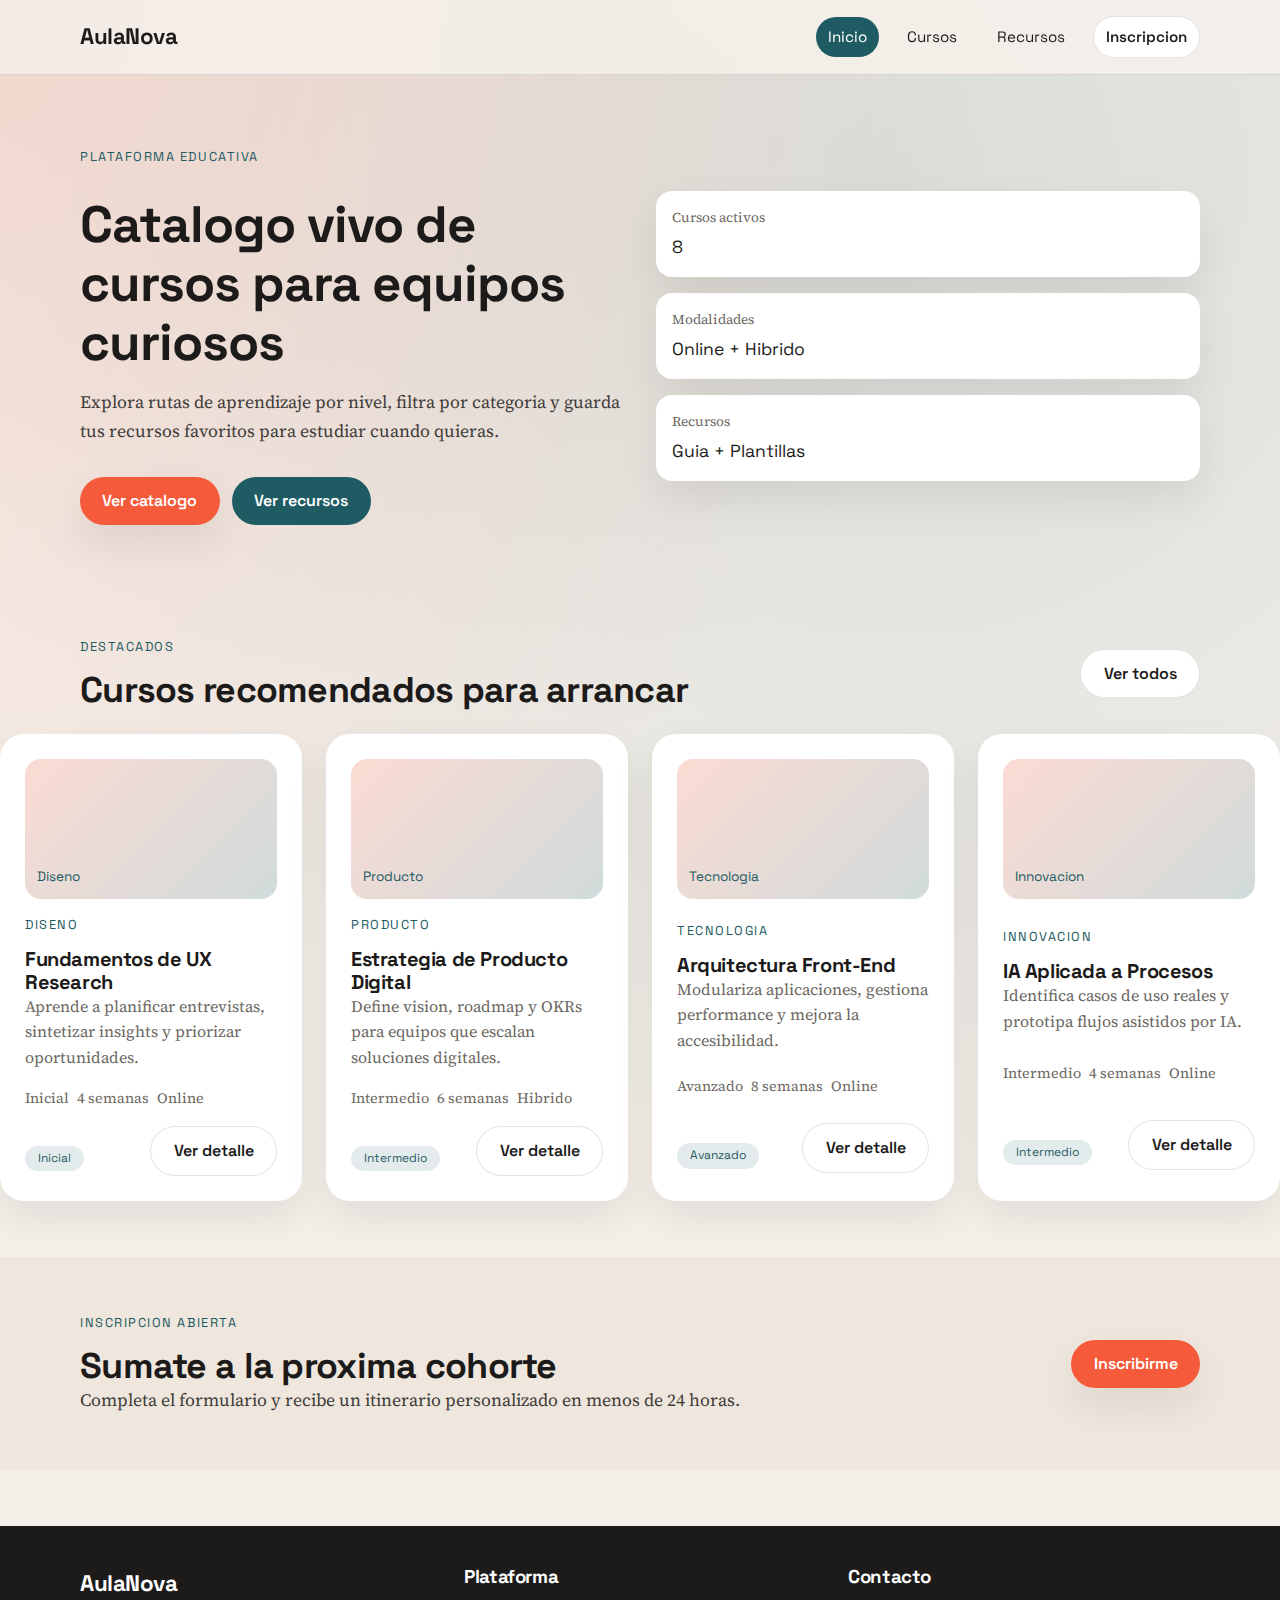
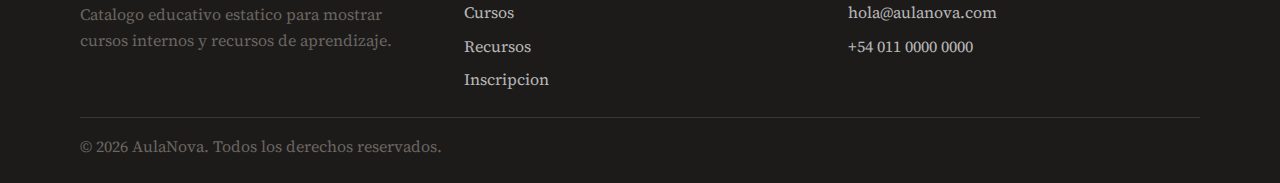
<file: index.html>
<!doctype html>
<html lang="es">
  <head>
    <meta charset="utf-8" />
    <meta name="viewport" content="width=device-width, initial-scale=1" />
    <title>Catalogo de Cursos | Inicio</title>
    <meta
      name="description"
      content="Mini plataforma educativa con catalogo de cursos, recursos y formulario de inscripcion."
    />
    <link rel="stylesheet" href="css/main.css" />
  </head>
  <body class="page-home">
    <header class="site-header">
      <div class="container header__inner">
        <a class="logo" href="index.html">AulaNova</a>
        <nav class="nav" aria-label="Navegacion principal">
          <a href="index.html" aria-current="page">Inicio</a>
          <a href="cursos.html">Cursos</a>
          <a href="recursos.html">Recursos</a>
          <a href="inscripcion.html" class="btn btn--ghost">Inscripcion</a>
        </nav>
      </div>
    </header>

    <main>
      <section class="hero">
        <div class="container hero__grid">
          <div class="hero__content">
            <p class="eyebrow">Plataforma educativa</p>
            <h1>Catalogo vivo de cursos para equipos curiosos</h1>
            <p class="lead">
              Explora rutas de aprendizaje por nivel, filtra por categoria y
              guarda tus recursos favoritos para estudiar cuando quieras.
            </p>
            <div class="hero__actions">
              <a class="btn btn--primary" href="cursos.html">Ver catalogo</a>
              <a class="btn btn--secondary" href="recursos.html">Ver recursos</a>
            </div>
          </div>
          <div class="hero__panel">
            <div class="stat-card">
              <span class="stat-card__label">Cursos activos</span>
              <span class="stat-card__value" id="course-count">0</span>
            </div>
            <div class="stat-card">
              <span class="stat-card__label">Modalidades</span>
              <span class="stat-card__value">Online + Hibrido</span>
            </div>
            <div class="stat-card">
              <span class="stat-card__label">Recursos</span>
              <span class="stat-card__value">Guia + Plantillas</span>
            </div>
          </div>
        </div>
      </section>

      <section class="section">
        <div class="container section__head">
          <div>
            <p class="eyebrow">Destacados</p>
            <h2>Cursos recomendados para arrancar</h2>
          </div>
          <a class="btn btn--ghost" href="cursos.html">Ver todos</a>
        </div>
        <div class="cards-grid" id="featured-courses"></div>
      </section>

      <section class="section section--alt">
        <div class="container">
          <div class="cta">
            <div>
              <p class="eyebrow">Inscripcion abierta</p>
              <h2>Sumate a la proxima cohorte</h2>
              <p class="lead">
                Completa el formulario y recibe un itinerario personalizado en
                menos de 24 horas.
              </p>
            </div>
            <a class="btn btn--primary" href="inscripcion.html">Inscribirme</a>
          </div>
        </div>
      </section>
    </main>

    <footer class="site-footer">
      <div class="container footer__grid">
        <div>
          <p class="logo">AulaNova</p>
          <p class="muted">
            Catalogo educativo estatico para mostrar cursos internos y recursos
            de aprendizaje.
          </p>
        </div>
        <div>
          <h3>Plataforma</h3>
          <ul>
            <li><a href="cursos.html">Cursos</a></li>
            <li><a href="recursos.html">Recursos</a></li>
            <li><a href="inscripcion.html">Inscripcion</a></li>
          </ul>
        </div>
        <div>
          <h3>Contacto</h3>
          <ul>
            <li><a href="mailto:hola@aulanova.com">hola@aulanova.com</a></li>
            <li><a href="tel:+540110000000">+54 011 0000 0000</a></li>
          </ul>
        </div>
      </div>
      <div class="container footer__bottom">
        <p class="muted">© 2026 AulaNova. Todos los derechos reservados.</p>
      </div>
    </footer>

    <script type="module" src="js/app.js"></script>
  </body>
</html>
</file>
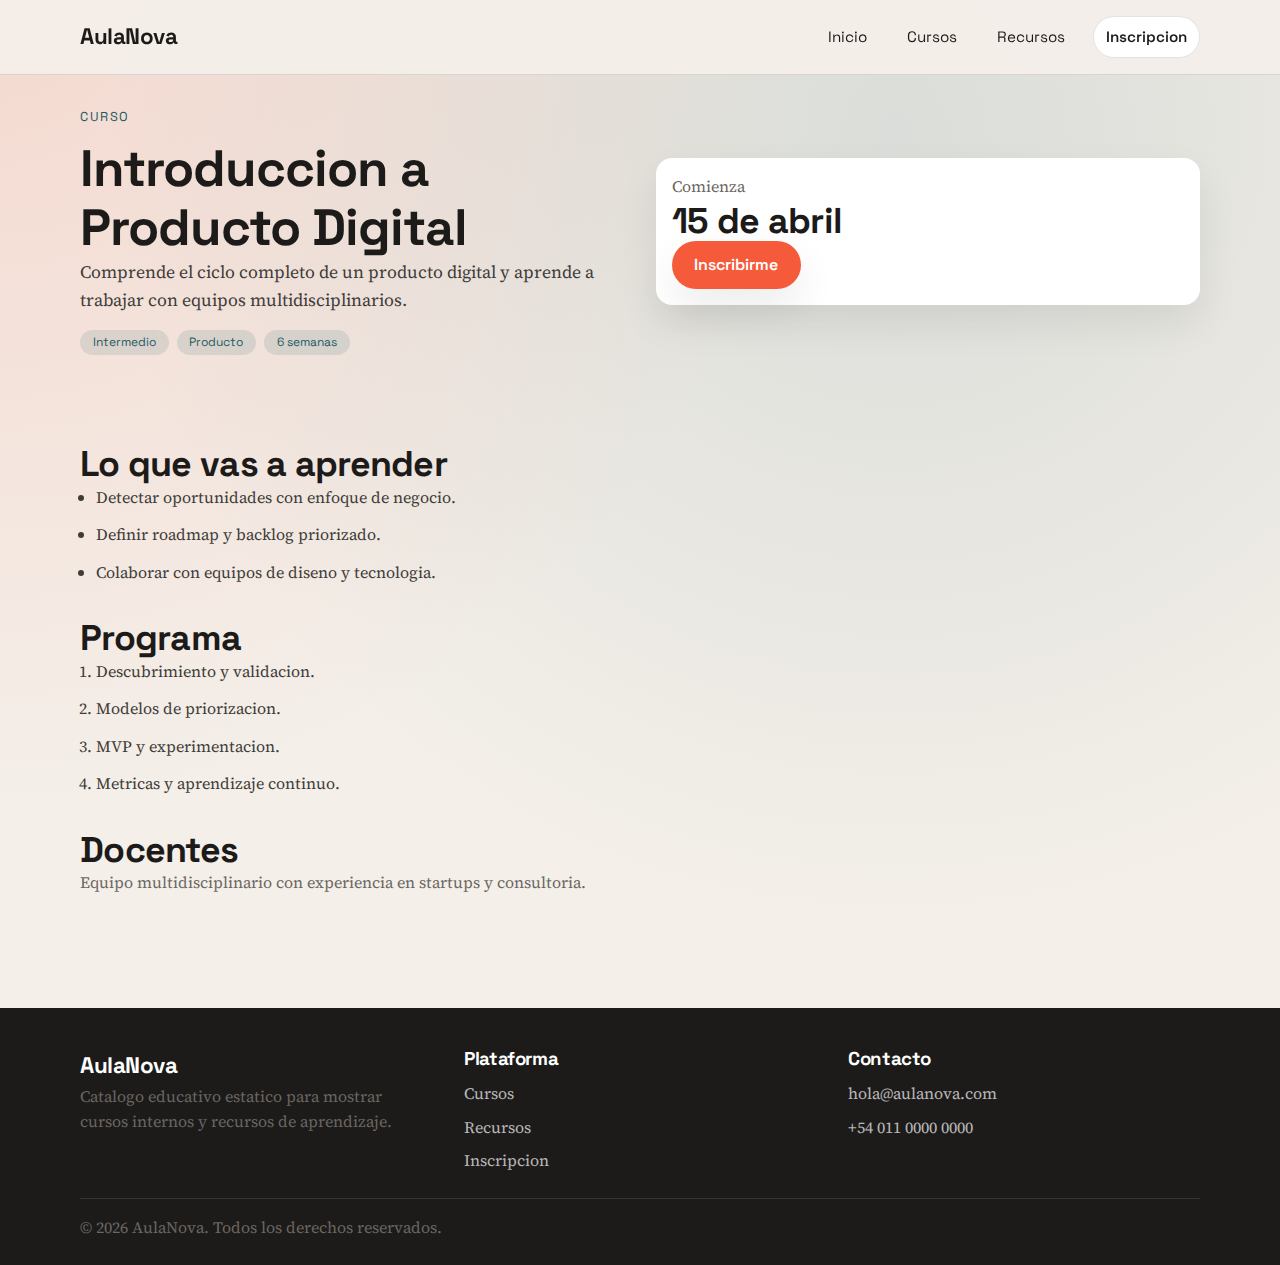
<file: curso.html>
<!doctype html>
<html lang="es">
  <head>
    <meta charset="utf-8" />
    <meta name="viewport" content="width=device-width, initial-scale=1" />
    <title>Catalogo de Cursos | Detalle</title>
    <meta
      name="description"
      content="Detalle de curso con objetivos, contenido y docentes."
    />
    <link rel="stylesheet" href="css/main.css" />
  </head>
  <body class="page-curso">
    <header class="site-header">
      <div class="container header__inner">
        <a class="logo" href="index.html">AulaNova</a>
        <nav class="nav" aria-label="Navegacion principal">
          <a href="index.html">Inicio</a>
          <a href="cursos.html">Cursos</a>
          <a href="recursos.html">Recursos</a>
          <a href="inscripcion.html" class="btn btn--ghost">Inscripcion</a>
        </nav>
      </div>
    </header>

    <main>
      <section class="page-hero page-hero--compact">
        <div class="container page-hero__content">
          <div>
            <p class="eyebrow">Curso</p>
            <h1>Introduccion a Producto Digital</h1>
            <p class="lead">
              Comprende el ciclo completo de un producto digital y aprende a
              trabajar con equipos multidisciplinarios.
            </p>
            <div class="badge-row">
              <span class="badge">Intermedio</span>
              <span class="badge">Producto</span>
              <span class="badge">6 semanas</span>
            </div>
          </div>
          <div class="page-hero__panel">
            <p class="muted">Comienza</p>
            <h2>15 de abril</h2>
            <a class="btn btn--primary" href="inscripcion.html">Inscribirme</a>
          </div>
        </div>
      </section>

      <section class="section">
        <div class="container course-detail">
          <div>
            <h2>Lo que vas a aprender</h2>
            <ul class="list">
              <li>Detectar oportunidades con enfoque de negocio.</li>
              <li>Definir roadmap y backlog priorizado.</li>
              <li>Colaborar con equipos de diseno y tecnologia.</li>
            </ul>
          </div>
          <div>
            <h2>Programa</h2>
            <ol class="list">
              <li>Descubrimiento y validacion.</li>
              <li>Modelos de priorizacion.</li>
              <li>MVP y experimentacion.</li>
              <li>Metricas y aprendizaje continuo.</li>
            </ol>
          </div>
          <div>
            <h2>Docentes</h2>
            <p class="muted">
              Equipo multidisciplinario con experiencia en startups y
              consultoria.
            </p>
          </div>
        </div>
      </section>
    </main>

    <footer class="site-footer">
      <div class="container footer__grid">
        <div>
          <p class="logo">AulaNova</p>
          <p class="muted">
            Catalogo educativo estatico para mostrar cursos internos y recursos
            de aprendizaje.
          </p>
        </div>
        <div>
          <h3>Plataforma</h3>
          <ul>
            <li><a href="cursos.html">Cursos</a></li>
            <li><a href="recursos.html">Recursos</a></li>
            <li><a href="inscripcion.html">Inscripcion</a></li>
          </ul>
        </div>
        <div>
          <h3>Contacto</h3>
          <ul>
            <li><a href="mailto:hola@aulanova.com">hola@aulanova.com</a></li>
            <li><a href="tel:+540110000000">+54 011 0000 0000</a></li>
          </ul>
        </div>
      </div>
      <div class="container footer__bottom">
        <p class="muted">© 2026 AulaNova. Todos los derechos reservados.</p>
      </div>
    </footer>

    <script type="module" src="js/app.js"></script>
  </body>
</html>
</file>
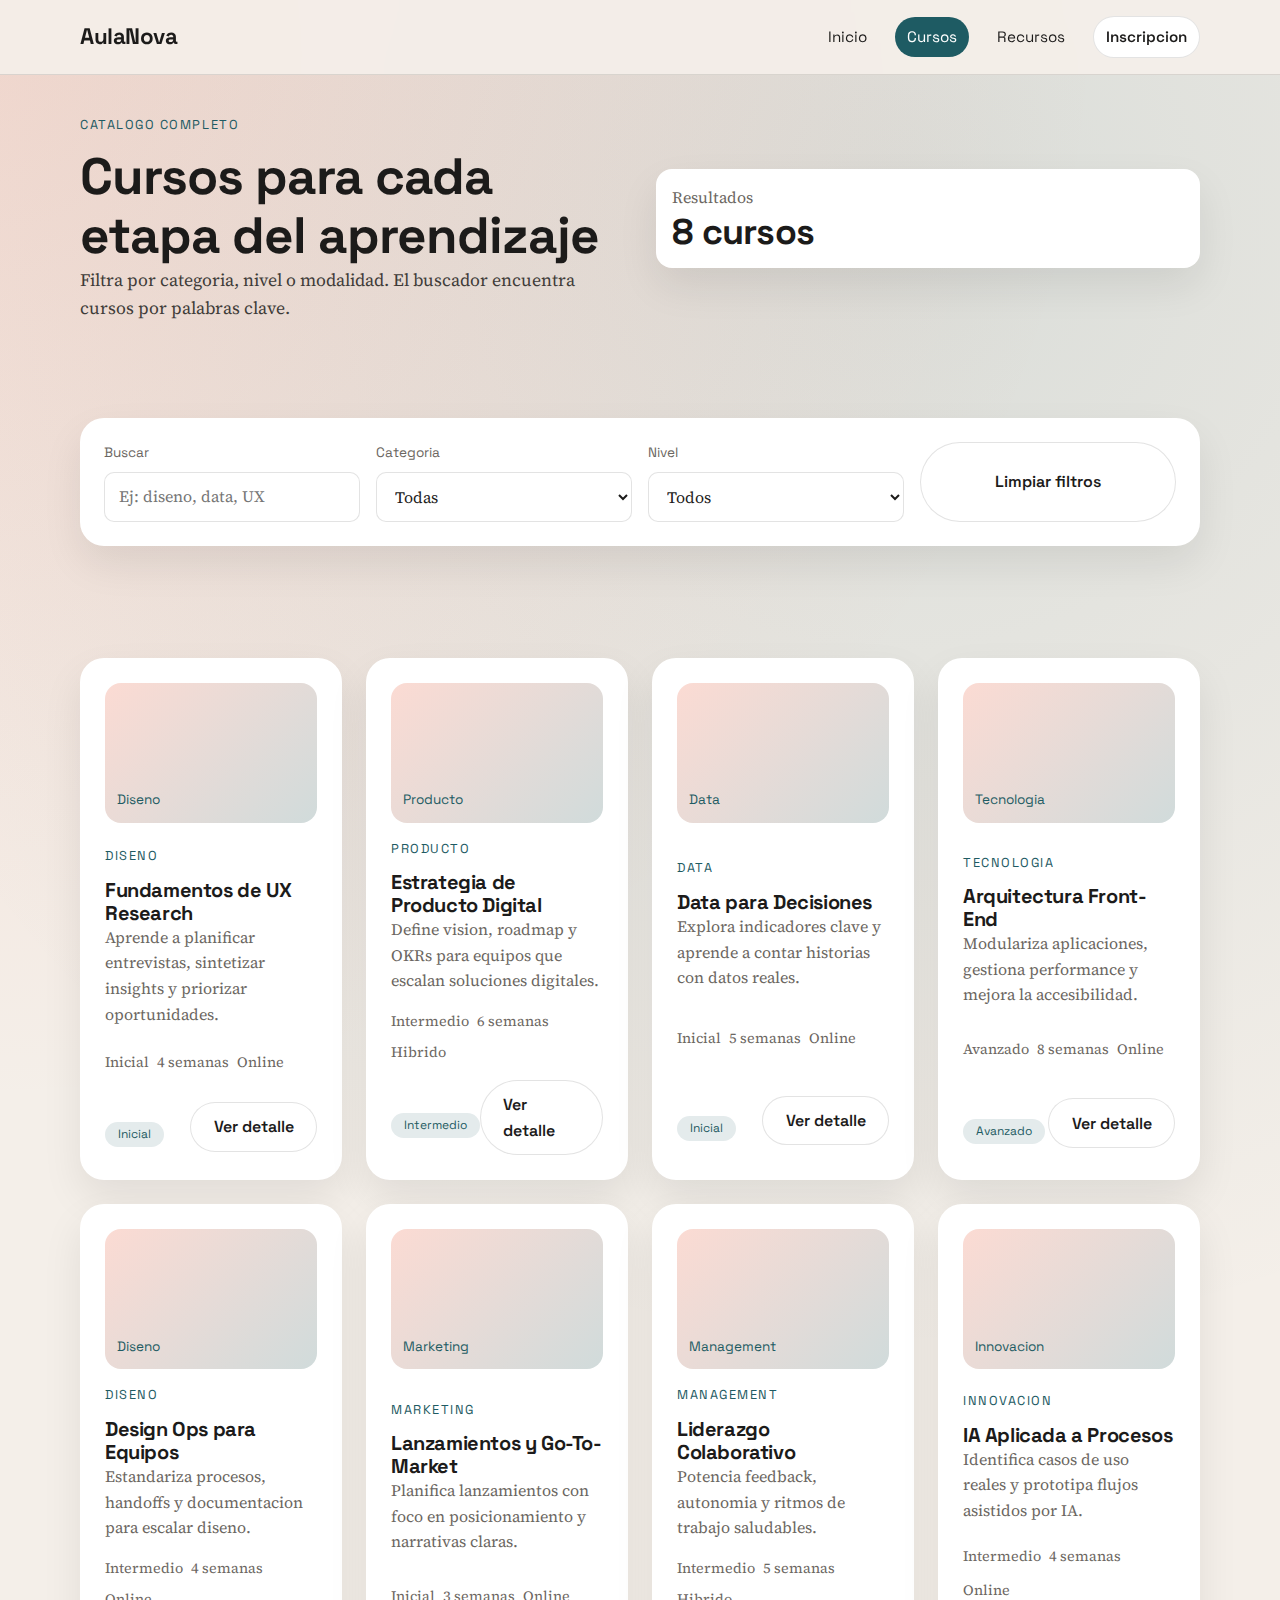
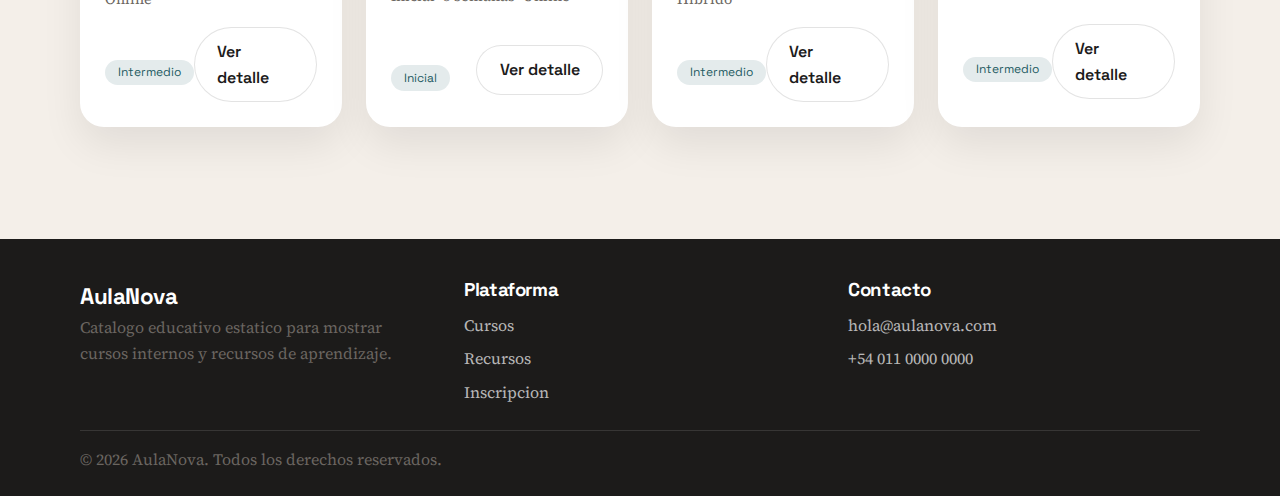
<file: cursos.html>
<!doctype html>
<html lang="es">
  <head>
    <meta charset="utf-8" />
    <meta name="viewport" content="width=device-width, initial-scale=1" />
    <title>Catalogo de Cursos | Cursos</title>
    <meta
      name="description"
      content="Listado completo de cursos con filtros por categoria y nivel."
    />
    <link rel="stylesheet" href="css/main.css" />
  </head>
  <body class="page-cursos">
    <header class="site-header">
      <div class="container header__inner">
        <a class="logo" href="index.html">AulaNova</a>
        <nav class="nav" aria-label="Navegacion principal">
          <a href="index.html">Inicio</a>
          <a href="cursos.html" aria-current="page">Cursos</a>
          <a href="recursos.html">Recursos</a>
          <a href="inscripcion.html" class="btn btn--ghost">Inscripcion</a>
        </nav>
      </div>
    </header>

    <main>
      <section class="page-hero">
        <div class="container page-hero__content">
          <div>
            <p class="eyebrow">Catalogo completo</p>
            <h1>Cursos para cada etapa del aprendizaje</h1>
            <p class="lead">
              Filtra por categoria, nivel o modalidad. El buscador encuentra
              cursos por palabras clave.
            </p>
          </div>
          <div class="page-hero__panel">
            <p class="muted">Resultados</p>
            <h2 id="courses-total">0 cursos</h2>
          </div>
        </div>
      </section>

      <section class="section">
        <div class="container">
          <form class="searchbar" id="courses-filters" autocomplete="off">
            <div class="searchbar__field">
              <label for="course-search">Buscar</label>
              <input
                type="search"
                id="course-search"
                name="search"
                placeholder="Ej: diseno, data, UX"
              />
            </div>
            <div class="searchbar__field">
              <label for="course-category">Categoria</label>
              <select id="course-category" name="category">
                <option value="all">Todas</option>
              </select>
            </div>
            <div class="searchbar__field">
              <label for="course-level">Nivel</label>
              <select id="course-level" name="level">
                <option value="all">Todos</option>
              </select>
            </div>
            <button class="btn btn--ghost" type="button" id="courses-clear">
              Limpiar filtros
            </button>
          </form>
        </div>
      </section>

      <section class="section">
        <div class="container">
          <div class="cards-grid" id="courses-grid"></div>
        </div>
      </section>
    </main>

    <footer class="site-footer">
      <div class="container footer__grid">
        <div>
          <p class="logo">AulaNova</p>
          <p class="muted">
            Catalogo educativo estatico para mostrar cursos internos y recursos
            de aprendizaje.
          </p>
        </div>
        <div>
          <h3>Plataforma</h3>
          <ul>
            <li><a href="cursos.html">Cursos</a></li>
            <li><a href="recursos.html">Recursos</a></li>
            <li><a href="inscripcion.html">Inscripcion</a></li>
          </ul>
        </div>
        <div>
          <h3>Contacto</h3>
          <ul>
            <li><a href="mailto:hola@aulanova.com">hola@aulanova.com</a></li>
            <li><a href="tel:+540110000000">+54 011 0000 0000</a></li>
          </ul>
        </div>
      </div>
      <div class="container footer__bottom">
        <p class="muted">© 2026 AulaNova. Todos los derechos reservados.</p>
      </div>
    </footer>

    <script type="module" src="js/app.js"></script>
  </body>
</html>
</file>
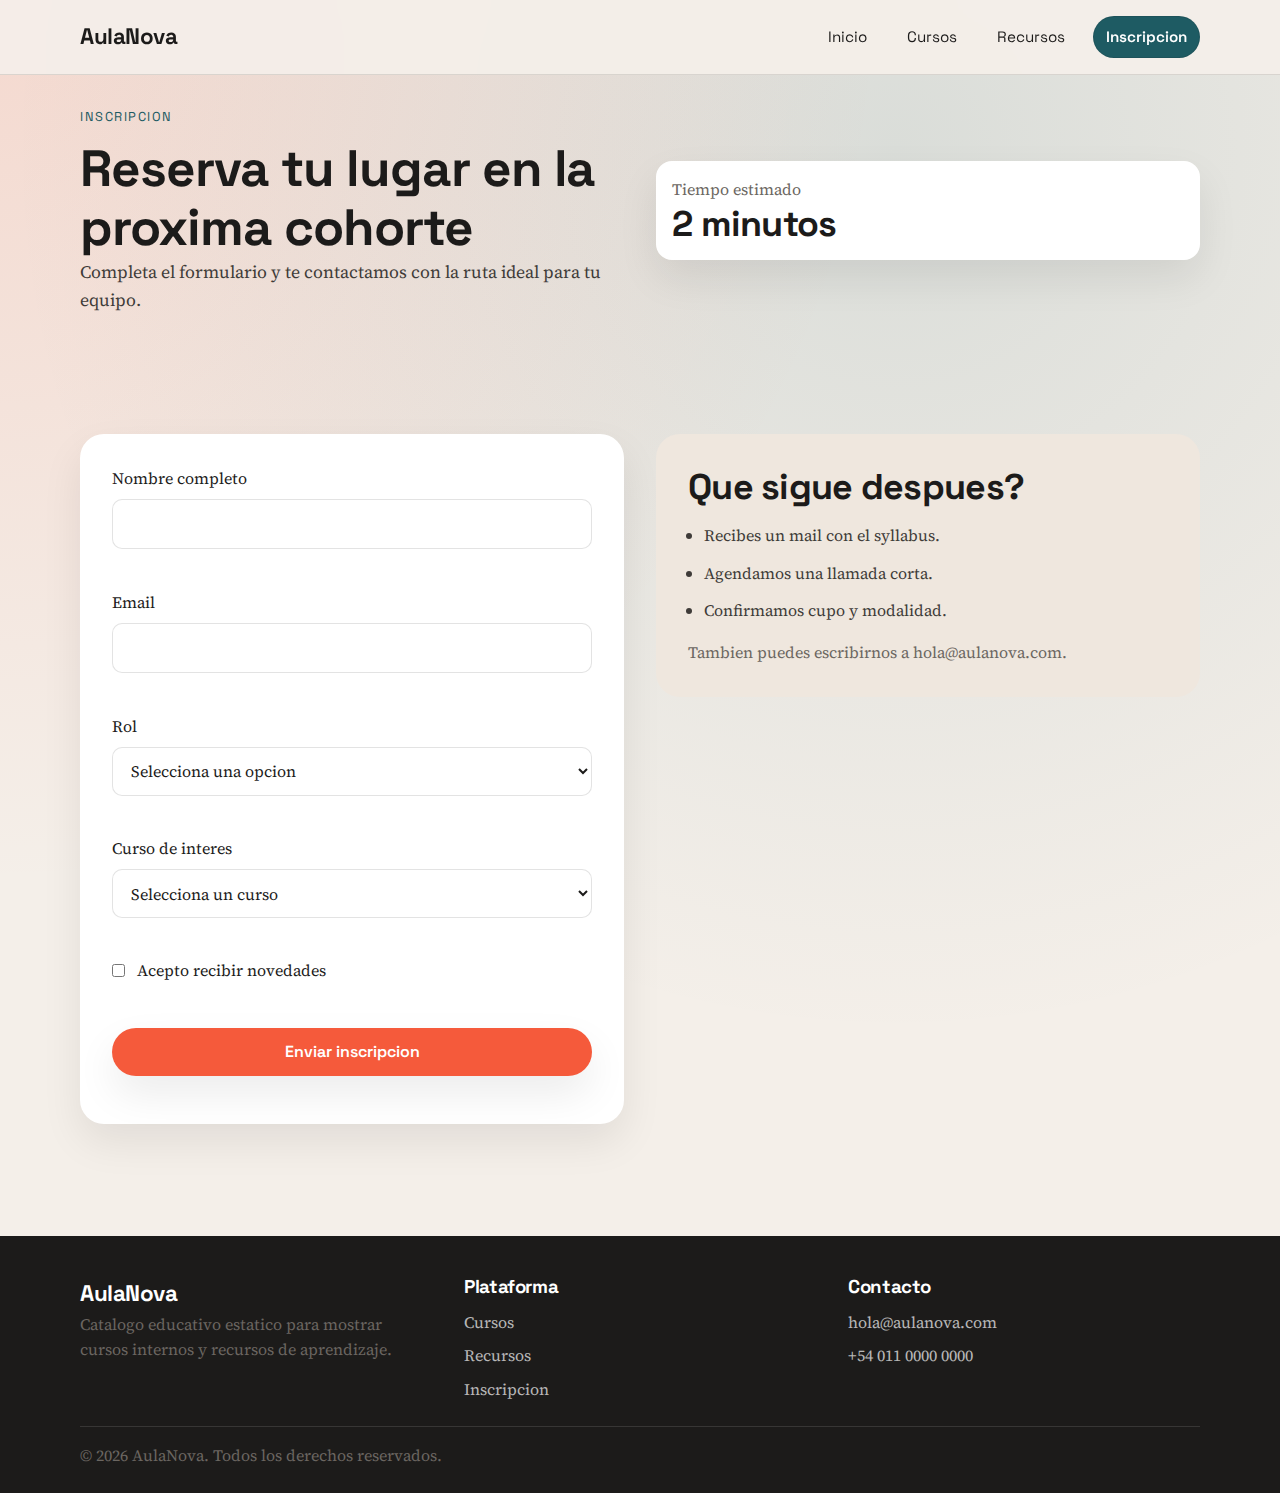
<file: inscripcion.html>
<!doctype html>
<html lang="es">
  <head>
    <meta charset="utf-8" />
    <meta name="viewport" content="width=device-width, initial-scale=1" />
    <title>Catalogo de Cursos | Inscripcion</title>
    <meta
      name="description"
      content="Formulario de inscripcion con validacion front-end."
    />
    <link rel="stylesheet" href="css/main.css" />
  </head>
  <body class="page-inscripcion">
    <header class="site-header">
      <div class="container header__inner">
        <a class="logo" href="index.html">AulaNova</a>
        <nav class="nav" aria-label="Navegacion principal">
          <a href="index.html">Inicio</a>
          <a href="cursos.html">Cursos</a>
          <a href="recursos.html">Recursos</a>
          <a href="inscripcion.html" aria-current="page" class="btn btn--ghost">
            Inscripcion
          </a>
        </nav>
      </div>
    </header>

    <main>
      <section class="page-hero page-hero--compact">
        <div class="container page-hero__content">
          <div>
            <p class="eyebrow">Inscripcion</p>
            <h1>Reserva tu lugar en la proxima cohorte</h1>
            <p class="lead">
              Completa el formulario y te contactamos con la ruta ideal para tu
              equipo.
            </p>
          </div>
          <div class="page-hero__panel">
            <p class="muted">Tiempo estimado</p>
            <h2>2 minutos</h2>
          </div>
        </div>
      </section>

      <section class="section">
        <div class="container form-layout">
          <form class="form" id="enrollment-form" novalidate>
            <div class="form__field">
              <label for="full-name">Nombre completo</label>
              <input type="text" id="full-name" name="fullName" required />
              <p class="form__error" data-error-for="fullName"></p>
            </div>
            <div class="form__field">
              <label for="email">Email</label>
              <input type="email" id="email" name="email" required />
              <p class="form__error" data-error-for="email"></p>
            </div>
            <div class="form__field">
              <label for="role">Rol</label>
              <select id="role" name="role" required>
                <option value="">Selecciona una opcion</option>
                <option value="product">Producto</option>
                <option value="design">Diseno</option>
                <option value="tech">Tecnologia</option>
                <option value="data">Data</option>
              </select>
              <p class="form__error" data-error-for="role"></p>
            </div>
            <div class="form__field">
              <label for="track">Curso de interes</label>
              <select id="track" name="track" required>
                <option value="">Selecciona un curso</option>
              </select>
              <p class="form__error" data-error-for="track"></p>
            </div>
            <div class="form__field form__field--inline">
              <input type="checkbox" id="terms" name="terms" required />
              <label for="terms">Acepto recibir novedades</label>
              <p class="form__error" data-error-for="terms"></p>
            </div>
            <button class="btn btn--primary" type="submit">
              Enviar inscripcion
            </button>
            <p class="form__success" id="form-success" role="status"></p>
          </form>

          <aside class="form-panel">
            <h2>Que sigue despues?</h2>
            <ul class="list">
              <li>Recibes un mail con el syllabus.</li>
              <li>Agendamos una llamada corta.</li>
              <li>Confirmamos cupo y modalidad.</li>
            </ul>
            <p class="muted">
              Tambien puedes escribirnos a
              <a href="mailto:hola@aulanova.com">hola@aulanova.com</a>.
            </p>
          </aside>
        </div>
      </section>
    </main>

    <footer class="site-footer">
      <div class="container footer__grid">
        <div>
          <p class="logo">AulaNova</p>
          <p class="muted">
            Catalogo educativo estatico para mostrar cursos internos y recursos
            de aprendizaje.
          </p>
        </div>
        <div>
          <h3>Plataforma</h3>
          <ul>
            <li><a href="cursos.html">Cursos</a></li>
            <li><a href="recursos.html">Recursos</a></li>
            <li><a href="inscripcion.html">Inscripcion</a></li>
          </ul>
        </div>
        <div>
          <h3>Contacto</h3>
          <ul>
            <li><a href="mailto:hola@aulanova.com">hola@aulanova.com</a></li>
            <li><a href="tel:+540110000000">+54 011 0000 0000</a></li>
          </ul>
        </div>
      </div>
      <div class="container footer__bottom">
        <p class="muted">© 2026 AulaNova. Todos los derechos reservados.</p>
      </div>
    </footer>

    <script type="module" src="js/app.js"></script>
  </body>
</html>
</file>
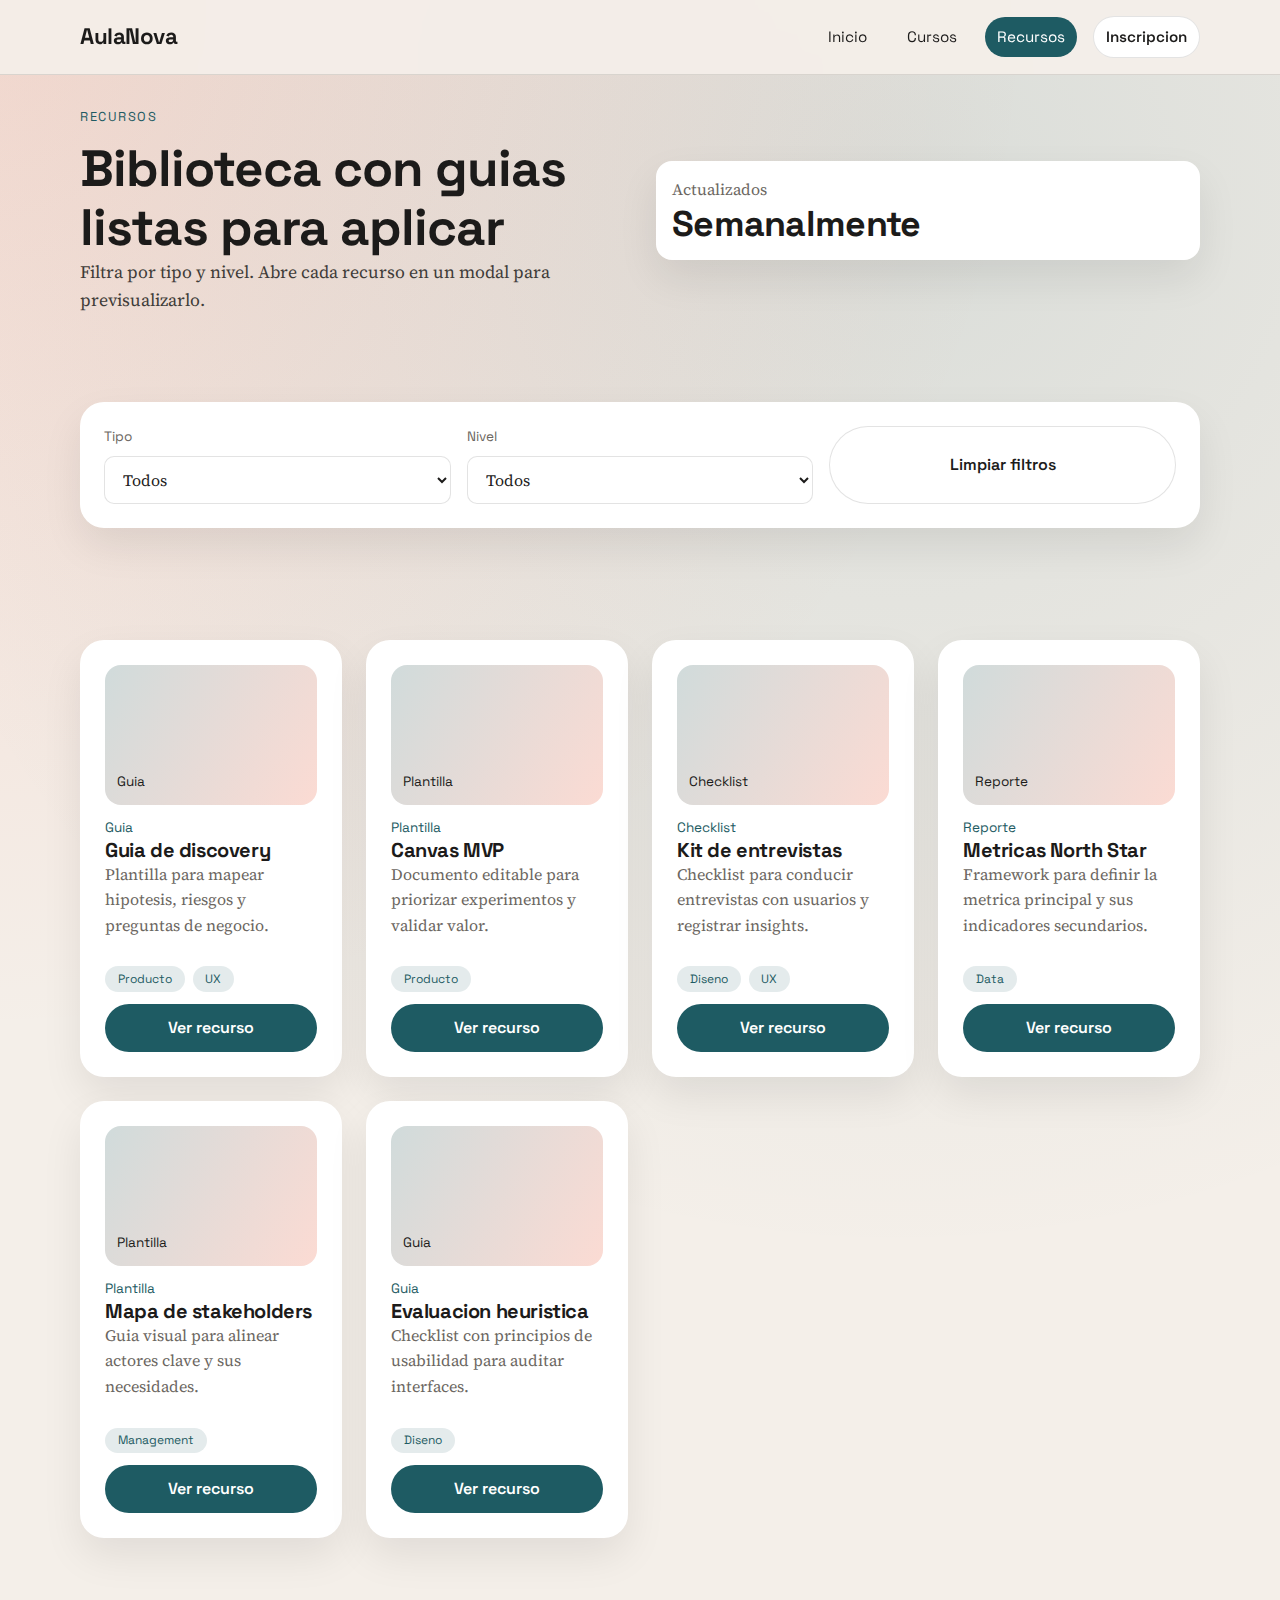
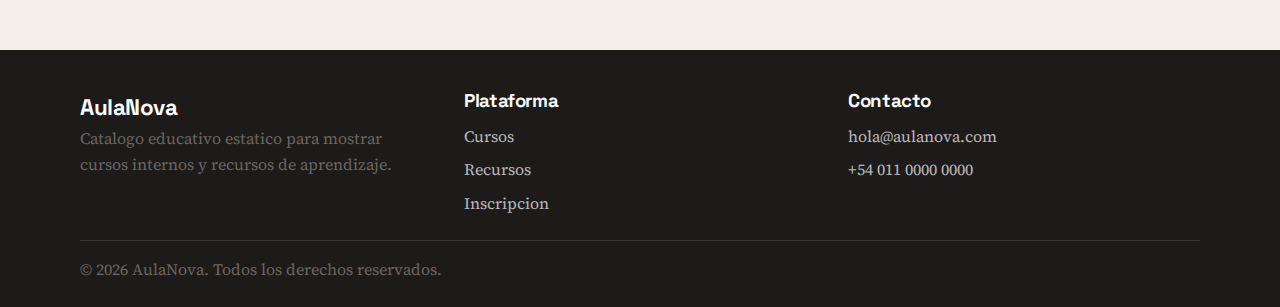
<file: recursos.html>
<!doctype html>
<html lang="es">
  <head>
    <meta charset="utf-8" />
    <meta name="viewport" content="width=device-width, initial-scale=1" />
    <title>Catalogo de Cursos | Recursos</title>
    <meta
      name="description"
      content="Galeria de recursos descargables con filtros y vista previa."
    />
    <link rel="stylesheet" href="css/main.css" />
  </head>
  <body class="page-recursos">
    <header class="site-header">
      <div class="container header__inner">
        <a class="logo" href="index.html">AulaNova</a>
        <nav class="nav" aria-label="Navegacion principal">
          <a href="index.html">Inicio</a>
          <a href="cursos.html">Cursos</a>
          <a href="recursos.html" aria-current="page">Recursos</a>
          <a href="inscripcion.html" class="btn btn--ghost">Inscripcion</a>
        </nav>
      </div>
    </header>

    <main>
      <section class="page-hero page-hero--compact">
        <div class="container page-hero__content">
          <div>
            <p class="eyebrow">Recursos</p>
            <h1>Biblioteca con guias listas para aplicar</h1>
            <p class="lead">
              Filtra por tipo y nivel. Abre cada recurso en un modal para
              previsualizarlo.
            </p>
          </div>
          <div class="page-hero__panel">
            <p class="muted">Actualizados</p>
            <h2>Semanalmente</h2>
          </div>
        </div>
      </section>

      <section class="section">
        <div class="container">
          <form class="searchbar" id="resources-filters" autocomplete="off">
            <div class="searchbar__field">
              <label for="resource-type">Tipo</label>
              <select id="resource-type" name="type">
                <option value="all">Todos</option>
              </select>
            </div>
            <div class="searchbar__field">
              <label for="resource-level">Nivel</label>
              <select id="resource-level" name="level">
                <option value="all">Todos</option>
              </select>
            </div>
            <button class="btn btn--ghost" type="button" id="resources-clear">
              Limpiar filtros
            </button>
          </form>
        </div>
      </section>

      <section class="section">
        <div class="container">
          <div class="cards-grid cards-grid--resources" id="resources-grid"></div>
        </div>
      </section>
    </main>

    <div class="modal" id="resource-modal" aria-hidden="true">
      <div class="modal__backdrop" data-modal-close></div>
      <div class="modal__dialog" role="dialog" aria-modal="true">
        <button class="modal__close" type="button" data-modal-close>
          Cerrar
        </button>
        <div class="modal__content">
          <p class="eyebrow" id="modal-category"></p>
          <h2 id="modal-title"></h2>
          <p class="lead" id="modal-description"></p>
          <div class="modal__meta" id="modal-meta"></div>
        </div>
      </div>
    </div>

    <footer class="site-footer">
      <div class="container footer__grid">
        <div>
          <p class="logo">AulaNova</p>
          <p class="muted">
            Catalogo educativo estatico para mostrar cursos internos y recursos
            de aprendizaje.
          </p>
        </div>
        <div>
          <h3>Plataforma</h3>
          <ul>
            <li><a href="cursos.html">Cursos</a></li>
            <li><a href="recursos.html">Recursos</a></li>
            <li><a href="inscripcion.html">Inscripcion</a></li>
          </ul>
        </div>
        <div>
          <h3>Contacto</h3>
          <ul>
            <li><a href="mailto:hola@aulanova.com">hola@aulanova.com</a></li>
            <li><a href="tel:+540110000000">+54 011 0000 0000</a></li>
          </ul>
        </div>
      </div>
      <div class="container footer__bottom">
        <p class="muted">© 2026 AulaNova. Todos los derechos reservados.</p>
      </div>
    </footer>

    <script type="module" src="js/app.js"></script>
  </body>
</html>
</file>
<file: css/main.css>
@import url("https://fonts.googleapis.com/css2?family=Source+Serif+4:wght@400;600&family=Space+Grotesk:wght@500;700&display=swap");
@import url("base/reset.css");
@import url("base/variables.css");
@import url("base/global.css");
@import url("layout/grid.css");
@import url("layout/header.css");
@import url("layout/footer.css");
@import url("components/buttons.css");
@import url("components/card.css");
@import url("components/modal.css");
@import url("components/form.css");
@import url("components/badges.css");
@import url("components/searchbar.css");
@import url("pages/home.css");
@import url("pages/cursos.css");
@import url("pages/curso.css");
@import url("pages/recursos.css");
@import url("pages/inscripcion.css");
</file>
